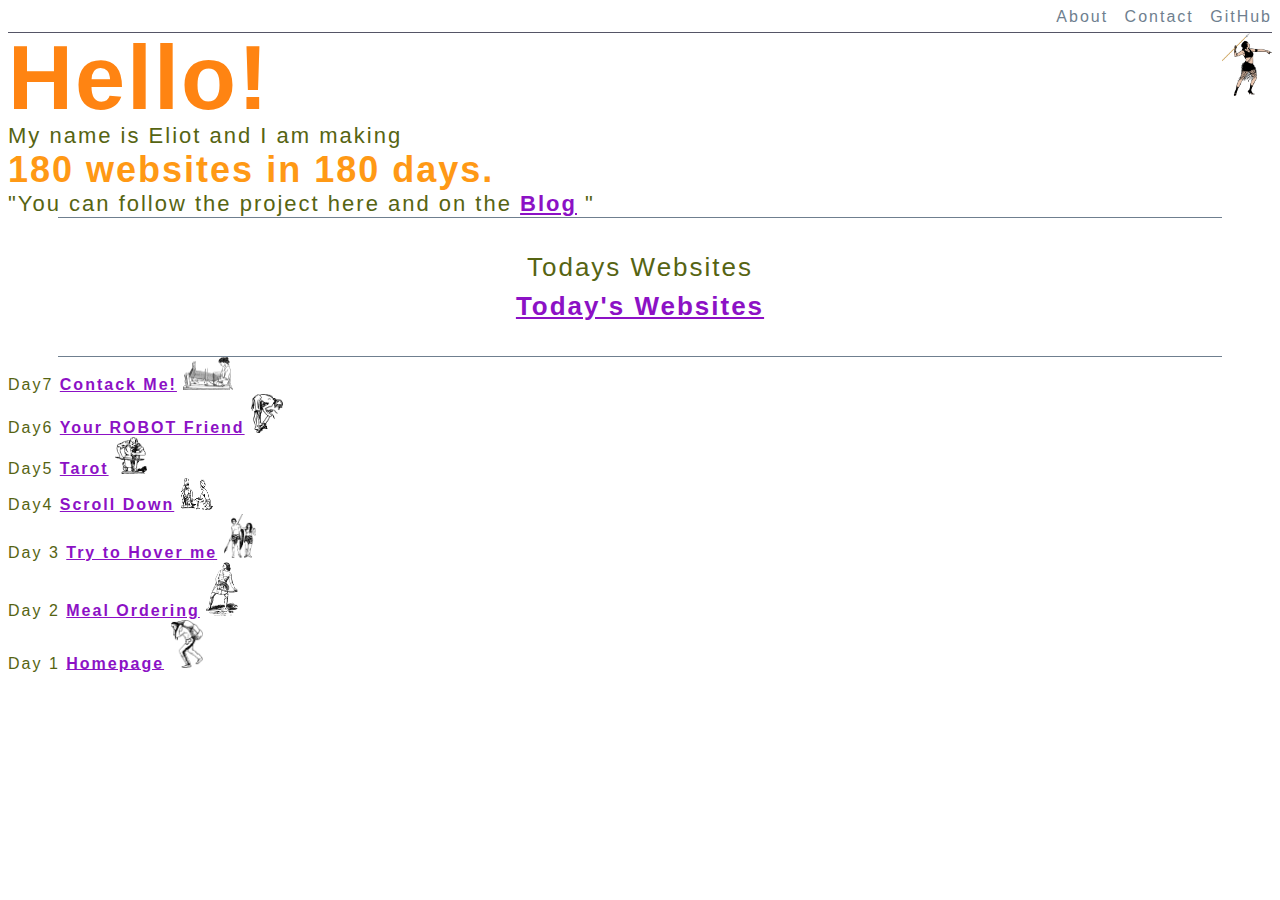
<file: index.html>
<!DOCTYPE html>
<html lang="en">

<head>
    <meta charset="UTF-8">
    <meta http-equiv="X-UA-Compatible" content="IE=edge">
    <meta name="viewport" content="width=device-width, initial-scale=1.0">
    <title>Eliot's 180Days Websites</title>
    <link rel="stylesheet" href="./style/index.css">
</head>

<body id="inedx">
    <header>
        <nav>
            <a href="about.html">About</a>
            <a href="a7868783@gmail.com">Contact</a>
            <a href="https://github.com/Eliot5566">GitHub</a>
        </nav>
    </header>

    <div id="top_contanier">
        <a href="a7868783@gmail.com">
            <img id="logo" src="./img/icon.png" alt="icon">
        </a>

        <h1>Hello!</h1>
    </div>

    <div id="info_container">
        <div>My name is Eliot and I am making</div>
        <div class="show">180 websites in 180 days.</div>
        <div>
            "You can follow the project here and on the
            <span><a href="">Blog</a></span>
            "
            <!-- not yet finish the blog -->
        </div>
    </div>

    <div id="today">
        <div>Todays Websites</div>
        <a href="">Today's Websites</a>
    </div>





    <div id="websites_list_container">


        <div>Day7
            <span><a href="./day7/index.html">Contack Me!</a></span>
            <img src="./img/day7.png" style="width:50px;" alt="Day7img">
        </div>

        <div>Day6
            <span><a href="./day6/index.html">Your ROBOT Friend</a></span>
            <img src="./img/day6.png" alt="Day6img">
        </div>

        <div>Day5
            <span><a href="./day5/index.html">Tarot</a></span>
            <img src="./img/day5.png" alt="DAY5img">
        </div>
        <div>Day4
            <span><a href="./day4/index.html"> Scroll Down</a></span>
            <img style="height: 2rem;" src="./img/day4.png" alt="Day4img">
        </div>
        <div>Day 3
            <span><a href="./day3/select.html">Try to Hover me</a></span>
            <img src="./img/day3.png" alt="Day3img">
        </div>

        <div>Day 2
            <span><a href="./day2/index.html">Meal Ordering</a></span>
            <img src="./img/day2.png" alt="Day2img">
        </div>

        <div>Day 1
            <span><a href="index.html">Homepage</a></span>
            <img src="./img/day1.png" alt="Day1img">
        </div>



    </div>
</body>

</html>
</file>
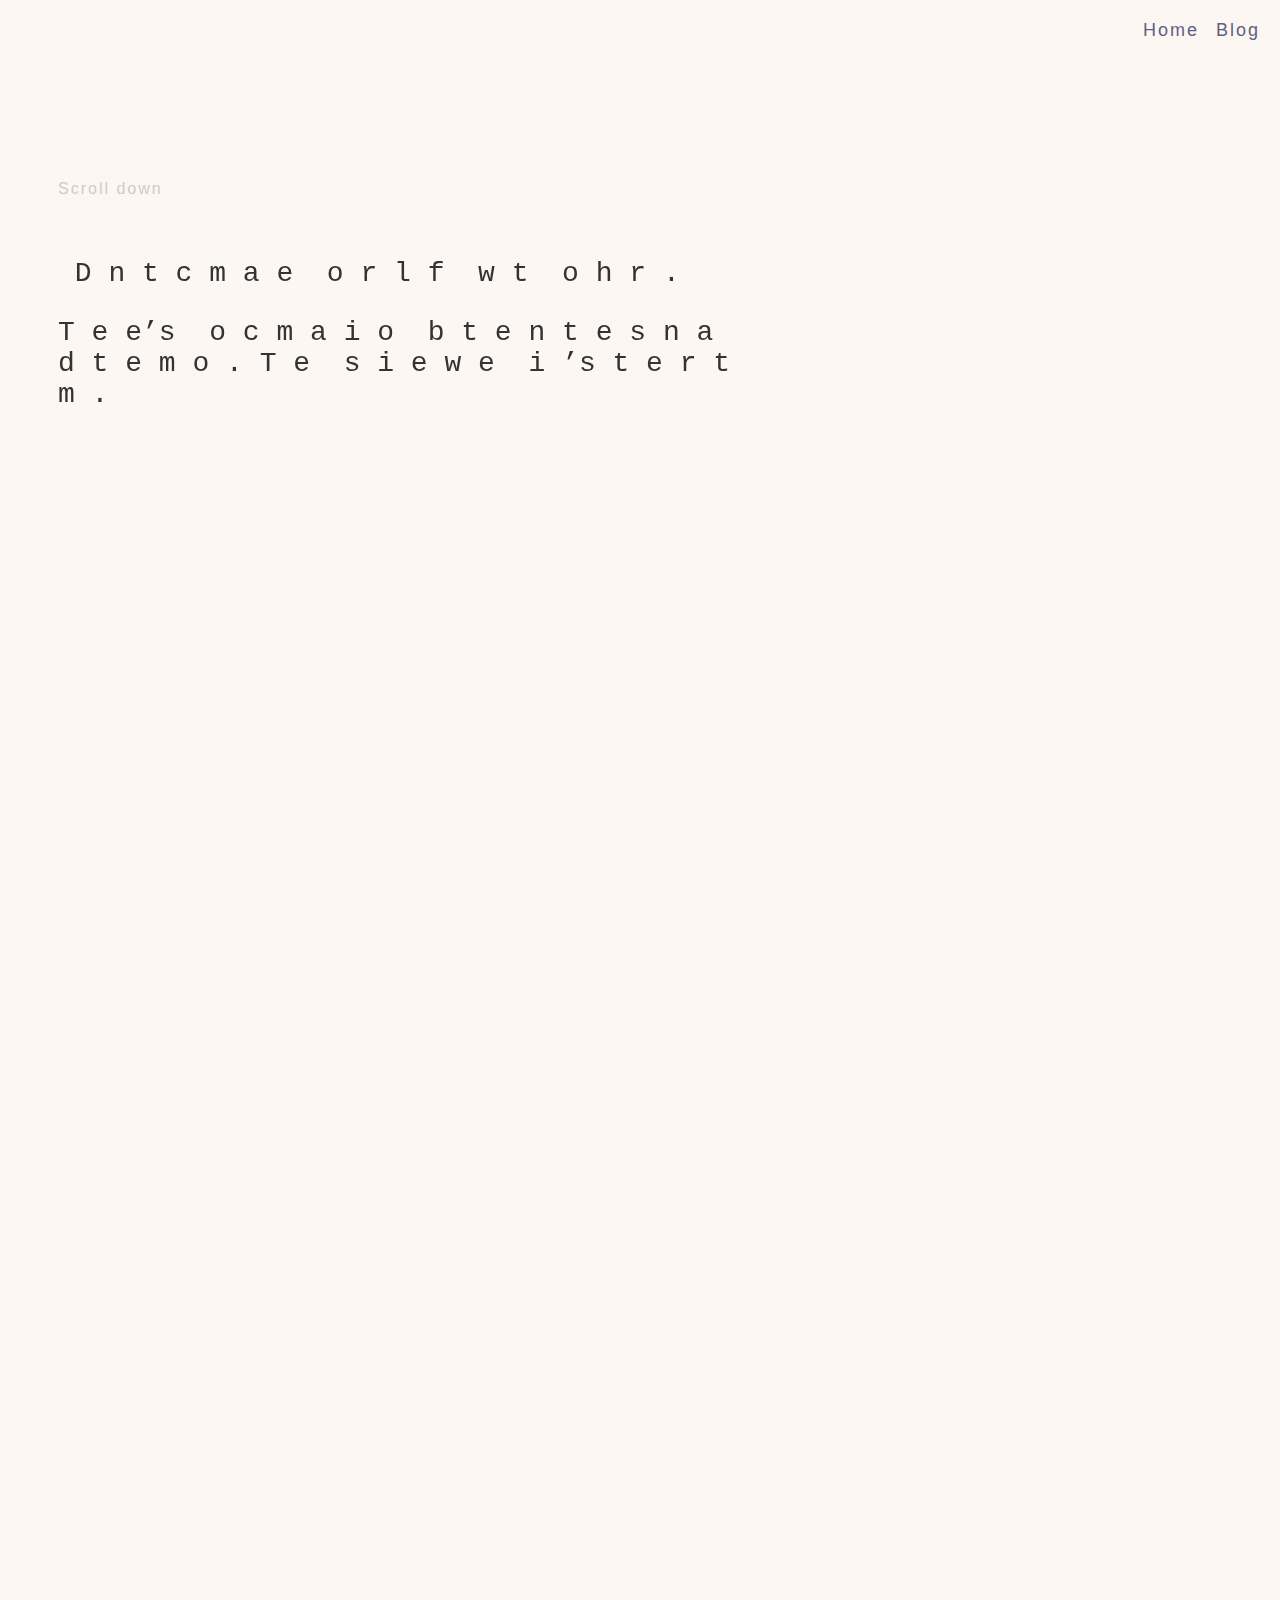
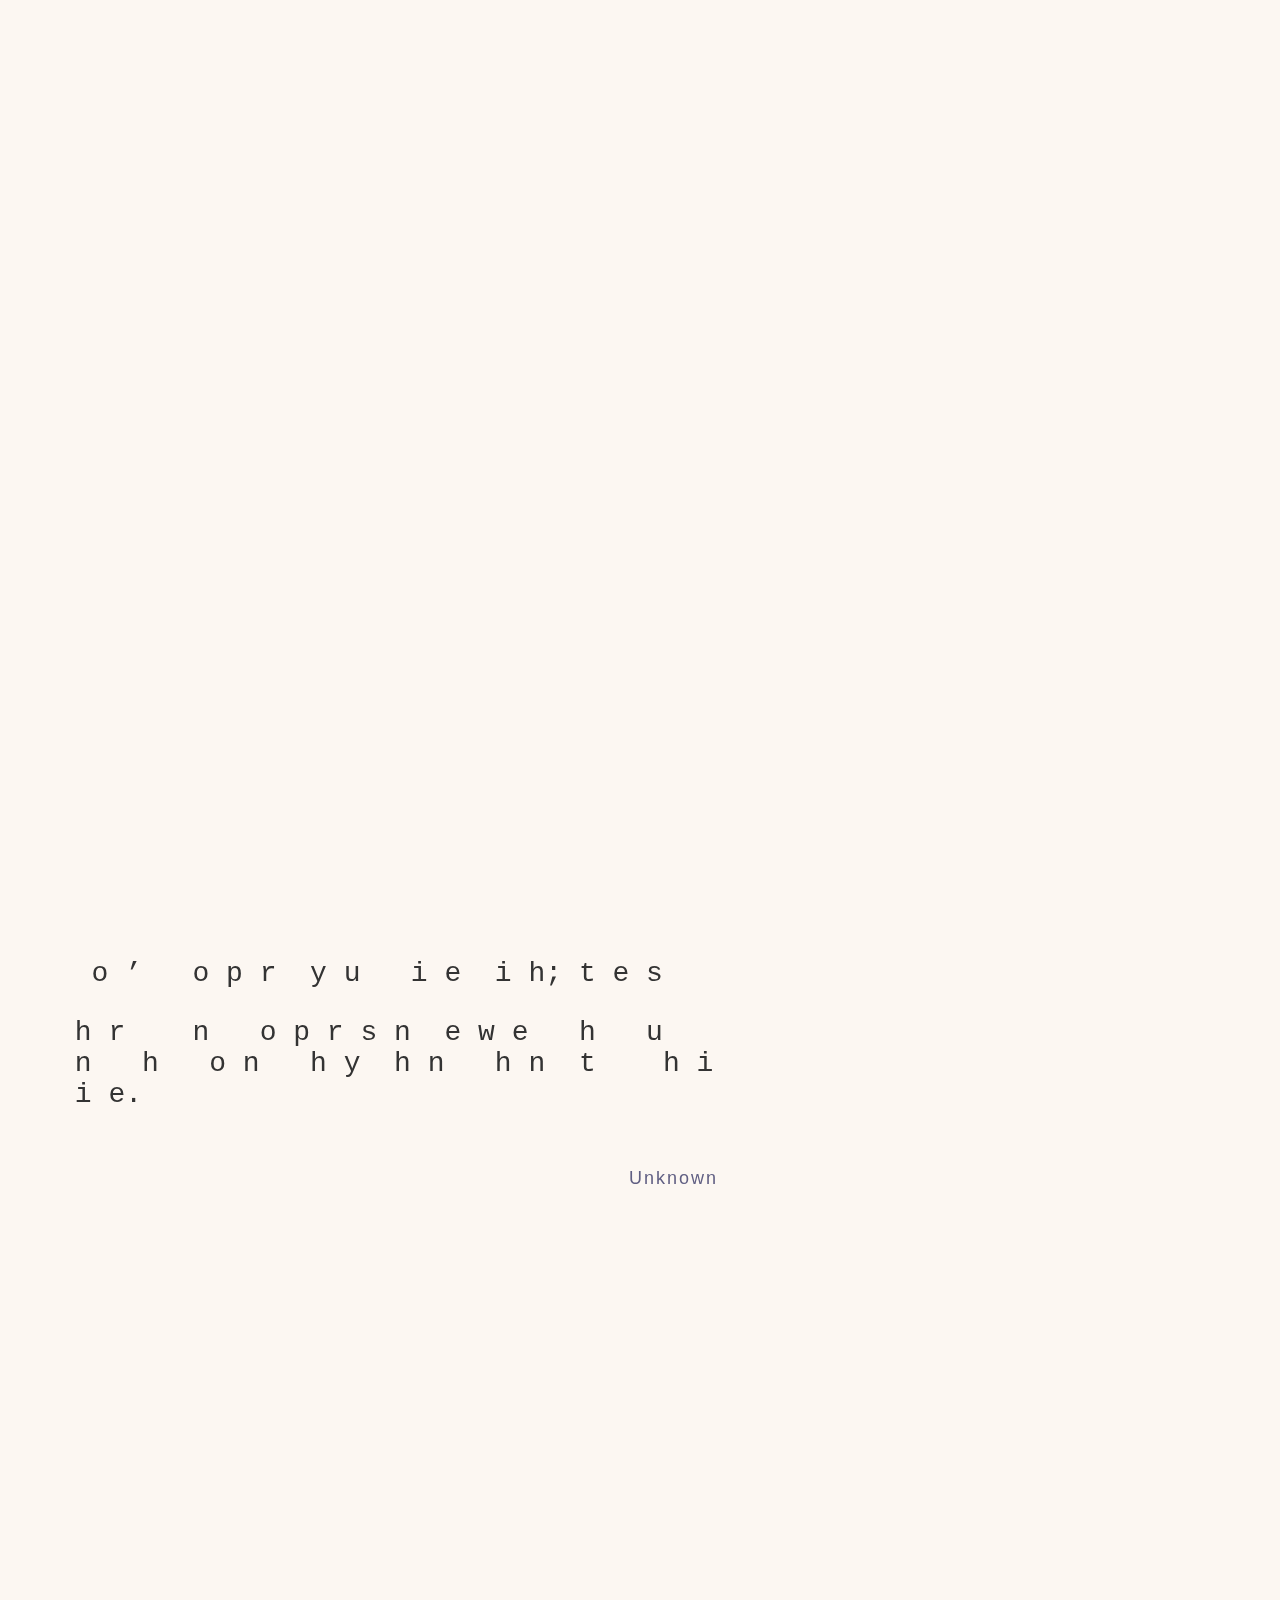
<file: day4/index.html>
<!DOCTYPE html>
<html lang="en">

<head>
    <meta charset="utf-8">
    <title>Secret Message</title>

    <link rel="stylesheet" href="style.css">



</head>

<body id='secret_message'>

    <div id="header">
        <a href="index.html" id="home">
            Home
        </a>
        <a href="" id="blog">
            Blog
        </a>
    </div>

    <div id="info">Scroll down</div>

    <div id="top_container">
        <div class="message" id="top">


            <p>&nbsp;D n t&nbsp;c m a e&nbsp; o r l f   &nbsp;w t   &nbsp;o h r . &nbsp;</p>
            <p>T e e’s &nbsp;o c m a i o&nbsp;  b t e n t e s n a d t&nbsp;e m o . T e&nbsp; s i e w e&nbsp; i ’s t e r t m . </p>


            
        </div>
    </div>
    <div id="bottom_container">
        <div class="message" id="bottom">
            
            <p>&nbsp;   o ’   &nbsp; o p r&nbsp; y u   &nbsp; i e&nbsp;&nbsp;i h;   t e s&nbsp; </p>
            <p> &nbsp;h r &nbsp;&nbsp; n&nbsp;&nbsp;  o p r s n &nbsp;e w e&nbsp;&nbsp; h&nbsp; &nbsp;u&nbsp; &nbsp;n&nbsp; &nbsp;h&nbsp; &nbsp;o&nbsp;n&nbsp; &nbsp;h&nbsp;y &nbsp;h&nbsp;n&nbsp; &nbsp;h&nbsp;n &nbsp;t&nbsp;&nbsp;  &nbsp;h i&nbsp; &nbsp;i e. </p>


        </div>

        <div id="attribute">
            <a href="">Unknown</a>
        </div>

        <div id="footer">
            <a href="index.html" id="home">
                Home
            </a>
            <a href="" id="blog">
                Blog
            </a>
        </div>
    </div>



</body>

</html>
</file>
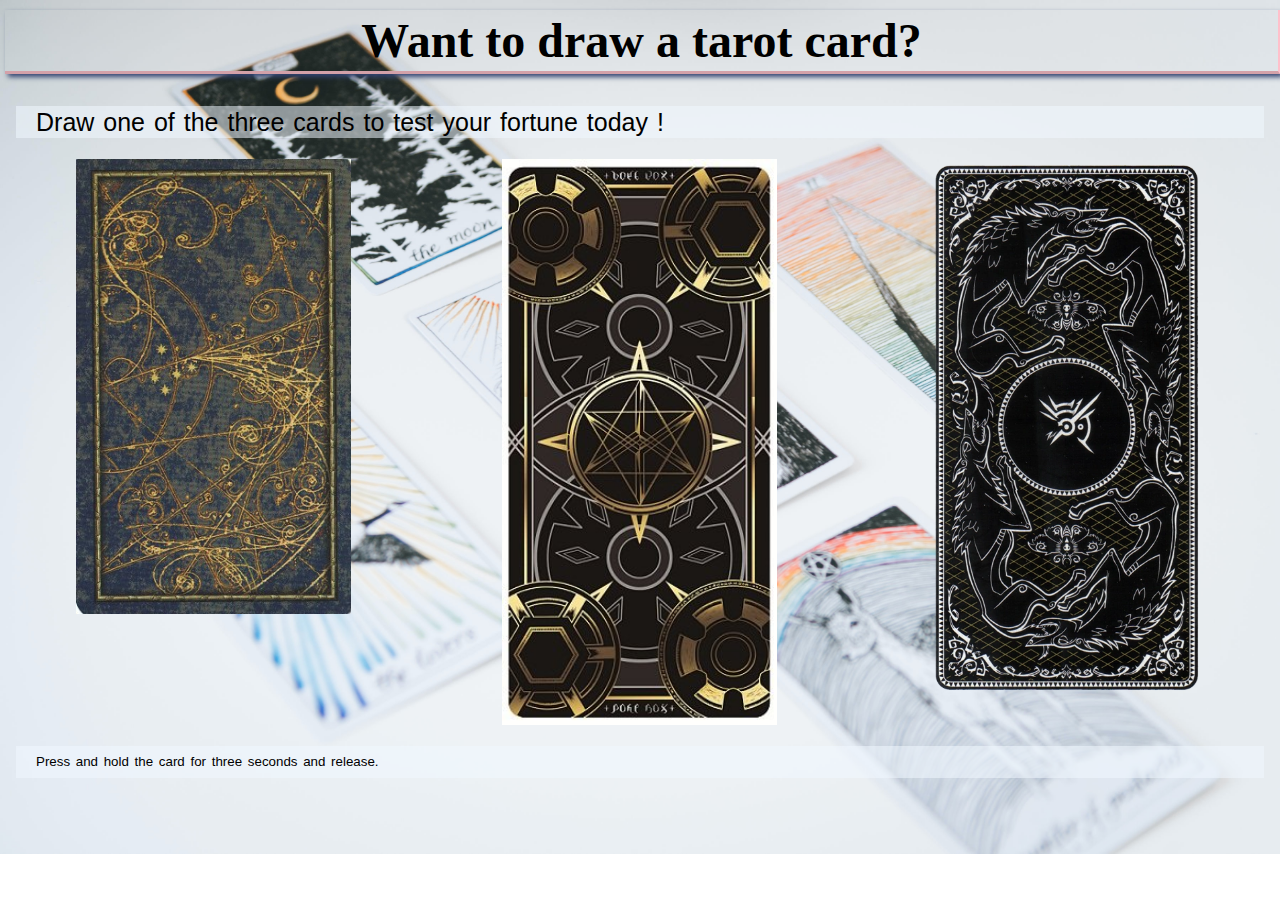
<file: day5/index.html>
<!DOCTYPE html>
<html lang="en">

<head>
    <meta charset="UTF-8">
    <meta http-equiv="X-UA-Compatible" content="IE=edge">
    <meta name="viewport" content="width=device-width, initial-scale=1.0">
    <title>Document</title>
    <link rel="stylesheet" href="style.css">
</head>

<body>
    <h1>Want to draw a tarot card?</h1>


    <p class="ps">Draw one of the three cards to test your fortune today !</p>
    <div class="select">
        <span><a href="card1.html"><img src="./img/slect1.jpg" alt="King"></a></span>
        <span><a href="card2.html"><img src="./img/select2.jpg" alt="Devil"></a></span>
        <span><a href="card3.html"><img src="./img/select3.png" alt="King"></a></span>

    </div>
    <span>
        <p class="note">Press and hold the card for three seconds and release. </p>
    </span>
</body>

</html>
</file>
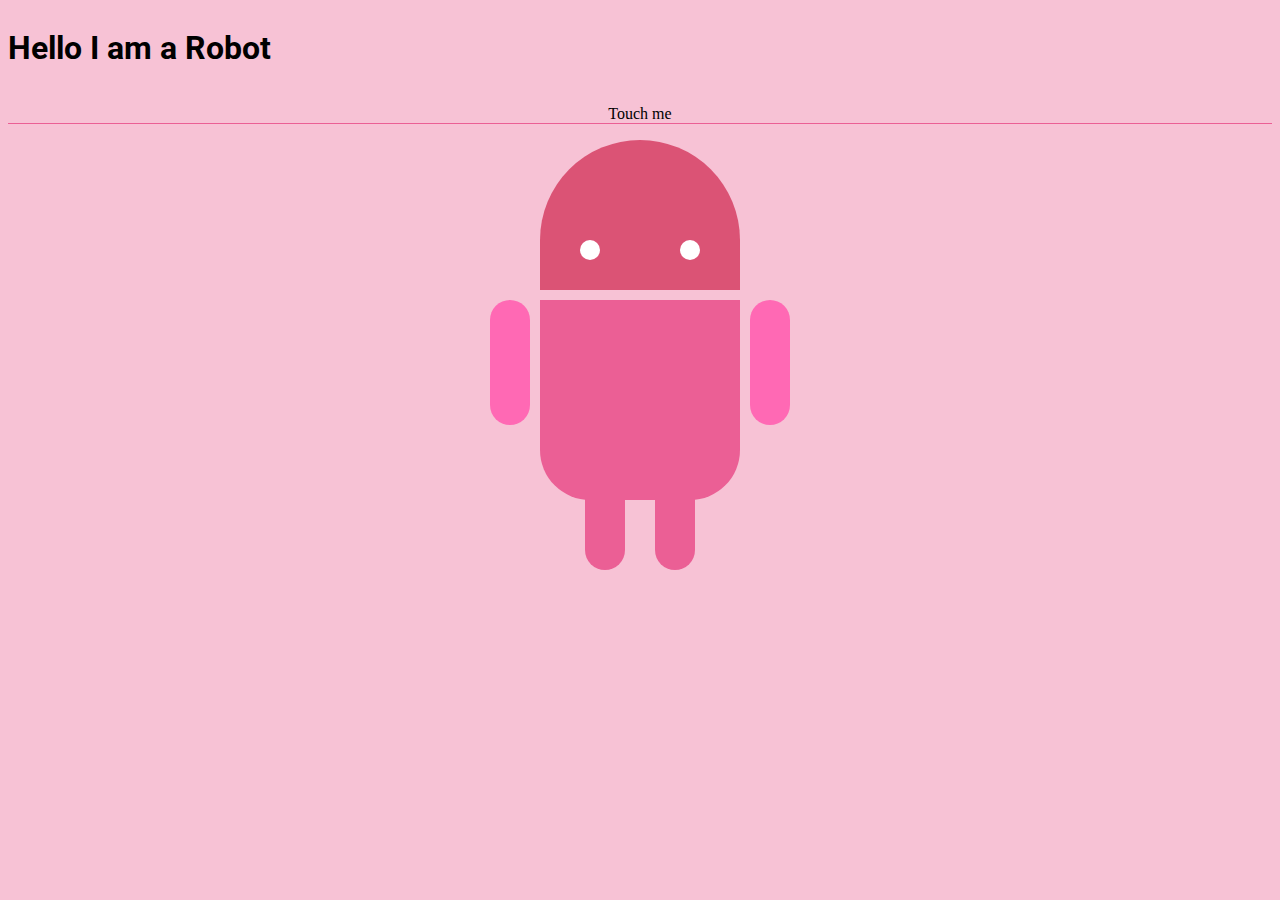
<file: day6/index.html>
<!DOCTYPE html>
<html>

<head>
	<title>RoboPage</title>
	<link rel="stylesheet" type="text/css" href="style.css">
	<link rel="stylesheet" href="https://cdnjs.cloudflare.com/ajax/libs/animate.css/4.1.1/animate.min.css" />

	<link href="https://fonts.googleapis.com/css?family=Roboto" rel="stylesheet">
</head>

<body>
	<h1 class="animate__animated animate__flip">Hello I am a Robot</h1>
	<p>Touch me</p>
	<div class="robots">
		<div class="android">
			<div class="head">
				<div class="eyes">
					<div class="left_eye"></div>
					<div class="right_eye"></div>
				</div>
			</div>
			<div class="upper_body">
				<div class="left_arm"></div>
				<div class="torso"></div>
				<div class="right_arm"></div>
			</div>
			<div class="lower_body">
				<div class="left_leg"></div>
				<div class="right_leg"></div>
			</div>
		</div>
	</div>
</body>

</html>
</file>
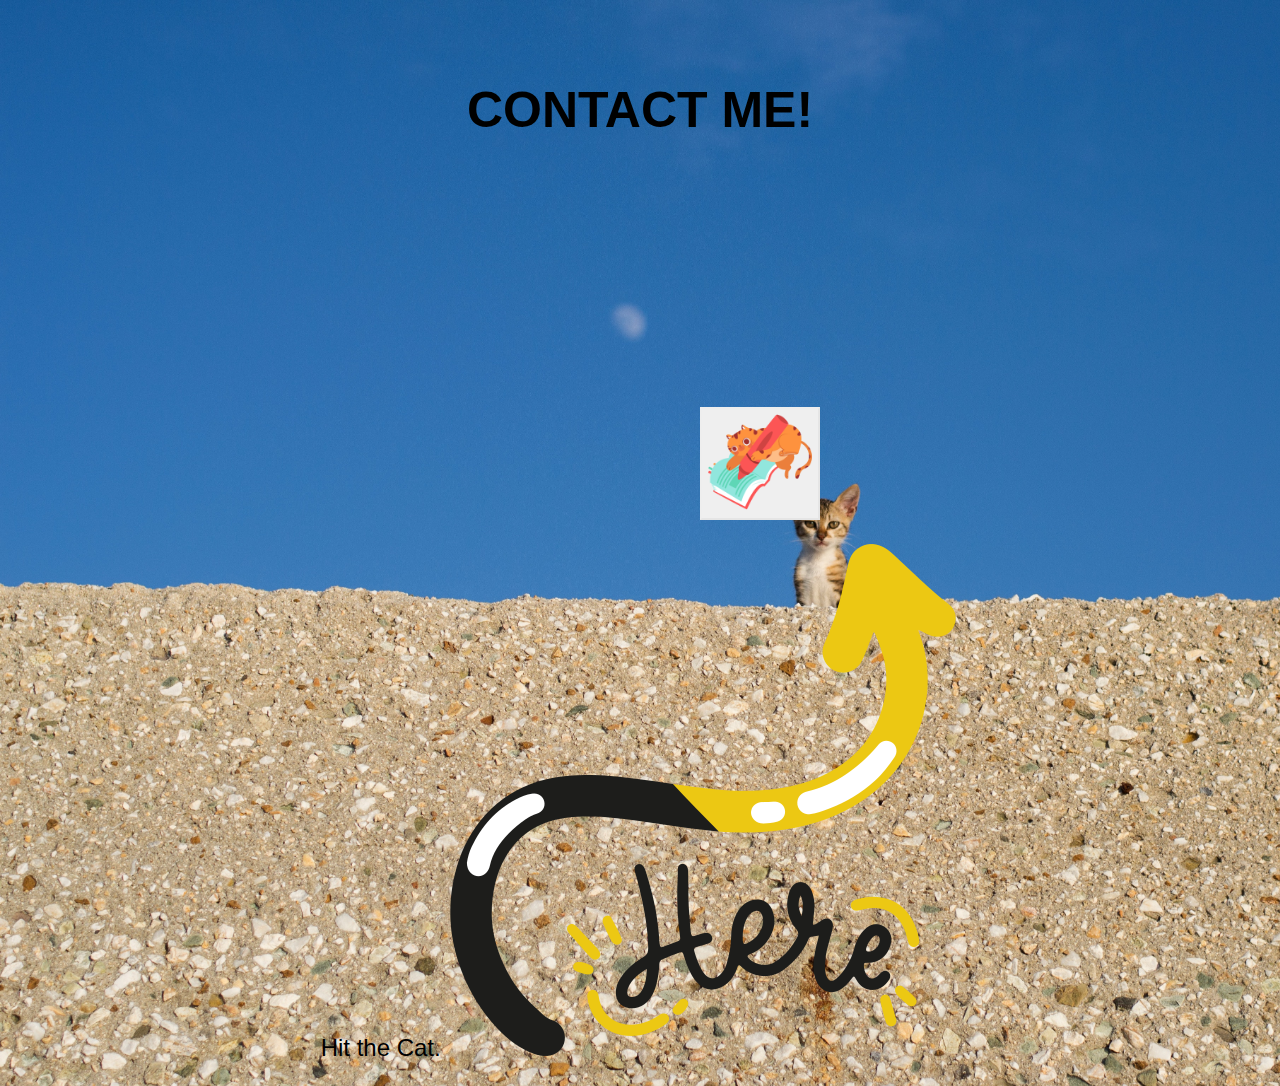
<file: day7/index.html>
<!DOCTYPE html>
<html lang="en">

<head>
    <meta charset="UTF-8">
    <meta http-equiv="X-UA-Compatible" content="IE=edge">
    <meta name="viewport" content="width=device-width, initial-scale=1.0">
    <link rel="preconnect" href="https://fonts.googleapis.com">
    <link rel="preconnect" href="https://fonts.gstatic.com" crossorigin>
    <link href="https://fonts.googleapis.com/css2?family=Kanit:ital,wght@1,300&display=swap" rel="stylesheet">

    <link href="https://cdn.jsdelivr.net/npm/bootstrap@5.3.0/dist/css/bootstrap.min.css" rel="stylesheet"
        integrity="sha384-9ndCyUaIbzAi2FUVXJi0CjmCapSmO7SnpJef0486qhLnuZ2cdeRhO02iuK6FUUVM" crossorigin="anonymous">
    <link rel="stylesheet" href="style.css">
    <title>Contact Me!</title>

</head>

<body>
    <h1>Contact Me!</h1>
    <div class="slideshow-container">
        <div class="slideshow-item">
            <!-- <img src="./28037.png" alt=""> -->
            <!-- <button class="btn btn-outline-success">Find out more</button> -->
        </div>
        <div class="slideshow-item">
            <!-- <img src="./2.png" alt=""> -->
            <!-- <button class="btn btn-outline-success">Find out more</button> -->
        </div>
        <div class="slideshow-item">
            <!-- <img src="./4.png" alt=""> -->
            <!-- <button class="btn btn-outline-success">Find out more</button> -->
        </div>
        <div class="slideshow-item">
            <!-- <img src="./3.png" alt=""> -->
            <div>
                <a href="https://us11.list-manage.com/contact-form?u=4f0ba692457833e3df6744974&form_id=00aa224f0fcbb25cf5efdaad6a4d704f

"><button class="btn btn-outline-success"> <img src="./highlight.png" alt=""></button></a>
            </div>

        </div>
    </div>
    <p>Hit the Cat. <img src="./here.png" alt=""></p>

</body>

</html>
</file>
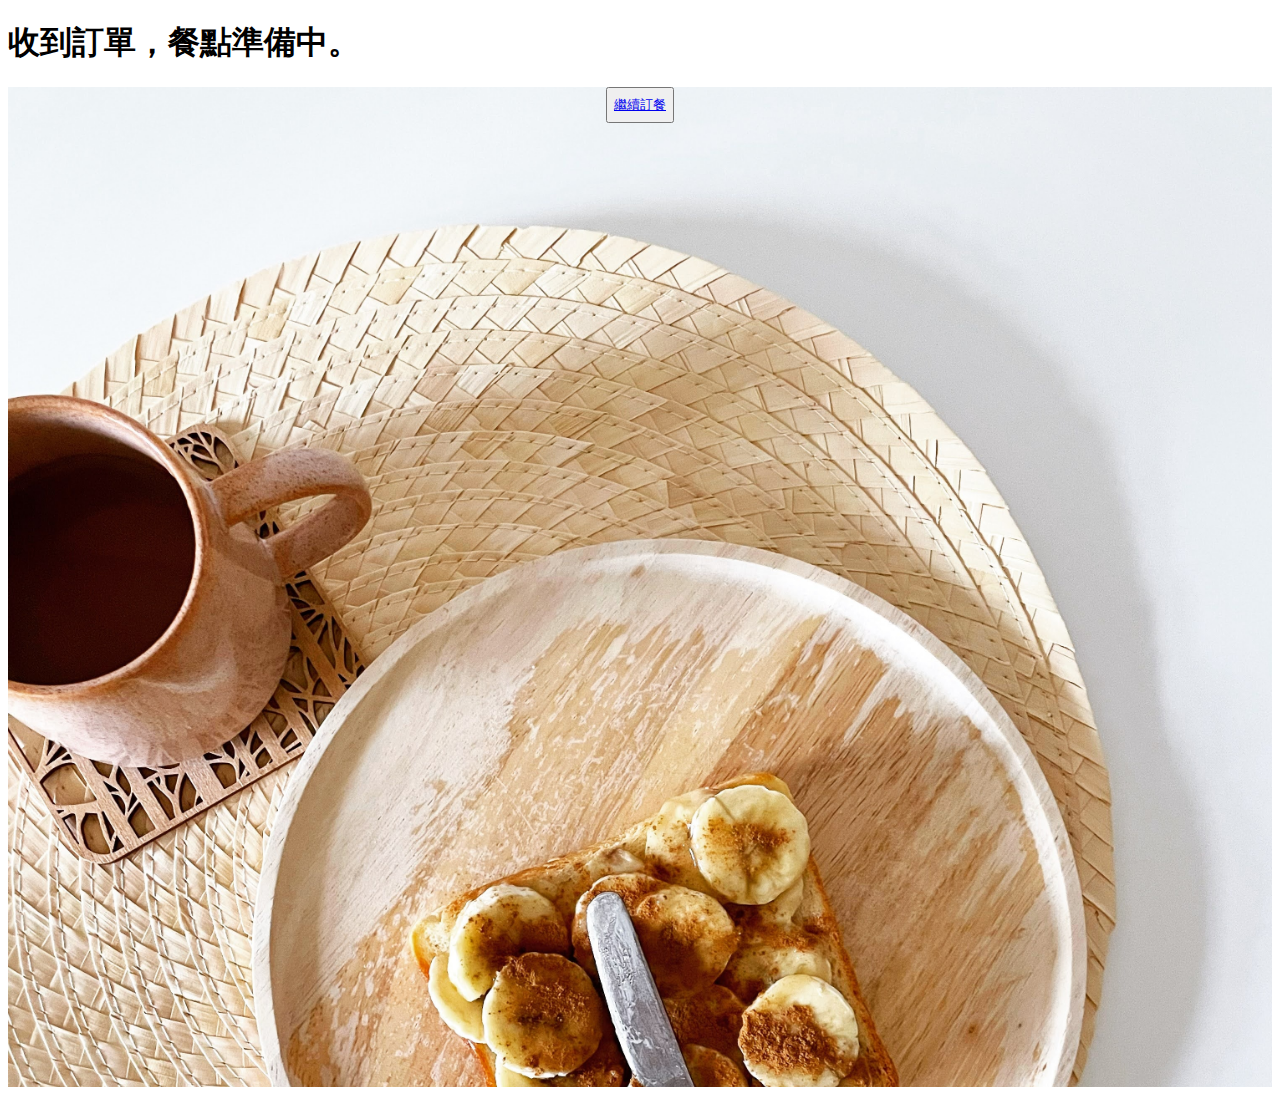
<file: day2/so.html>
<!DOCTYPE html>
<html lang="en">

<head>
    <meta charset="UTF-8">
    <meta name="viewport" content="width=device-width, initial-scale=1.0">
    <title>餐點準備中</title>
    <link rel="stylesheet" href="wait.css">
    <script>
        function calculateTotalPrice() {
            var selectedOptions = document.querySelectorAll('input[type="radio"]:checked');
            var selectedCheckboxes = document.querySelectorAll('input[type="checkbox"]:checked');
            var totalPrice = 0;

            for (var i = 0; i < selectedOptions.length; i++) {
                var price = parseFloat(selectedOptions[i].getAttribute('data-price'));
                totalPrice += price;
            }

            for (var i = 0; i < selectedCheckboxes.length; i++) {
                var price = parseFloat(selectedCheckboxes[i].getAttribute('data-price'));
                totalPrice += price;
            }

            var totalPriceElement = document.getElementById('totalPrice');
            totalPriceElement.textContent = '總價錢：$' + totalPrice.toFixed(2);
        }
    </script>
</head>

<body>

    <h1>收到訂單，餐點準備中。</h1>
    <div id="wait">
        <div id="todo">
            <button id="buttonn"><a href="index.html">繼續訂餐</a></button>
        </div>
    </div>

</body>

</html>
</file>
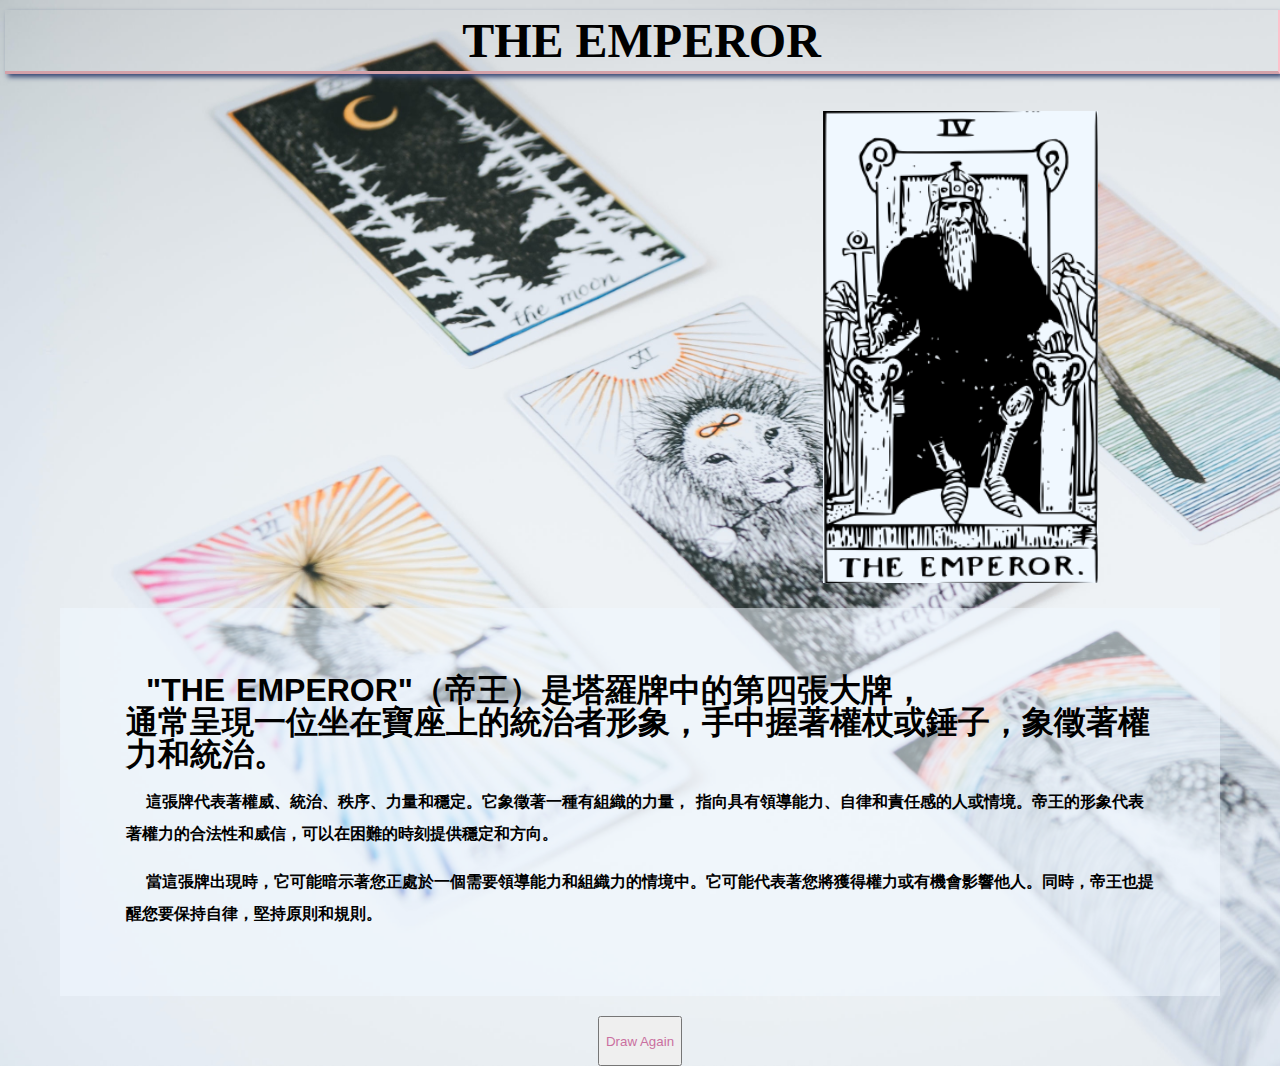
<file: day5/card1.html>
<!DOCTYPE html>
<html lang="en">

<head>
    <meta charset="UTF-8">
    <meta http-equiv="X-UA-Compatible" content="IE=edge">
    <meta name="viewport" content="width=device-width, initial-scale=1.0">
    <title>Document</title>
    <link rel="stylesheet" href="style.css">
</head>

<body>
    <h1>THE EMPEROR</h1>

    <div id="ca1"><img class="card1" src="./img/king.png" alt="King"></div>
    <blockquote>
        <div class="sop">
            <p class="p1">"THE EMPEROR"（帝王）是塔羅牌中的第四張大牌，<br> 通常呈現一位坐在寶座上的統治者形象，手中握著權杖或錘子，象徵著權力和統治。</p>

            <p class="p2">這張牌代表著權威、統治、秩序、力量和穩定。它象徵著一種有組織的力量， 指向具有領導能力、自律和責任感的人或情境。帝王的形象代表著權力的合法性和威信，可以在困難的時刻提供穩定和方向。</p>
            <p class="p3">當這張牌出現時，它可能暗示著您正處於一個需要領導能力和組織力的情境中。它可能代表著您將獲得權力或有機會影響他人。同時，帝王也提醒您要保持自律，堅持原則和規則。</p>
        </div>
    </blockquote>
    <div class="but">
        <button><a href="index.html"> Draw Again</a></button>
    </div>
</body>

</html>
</file>
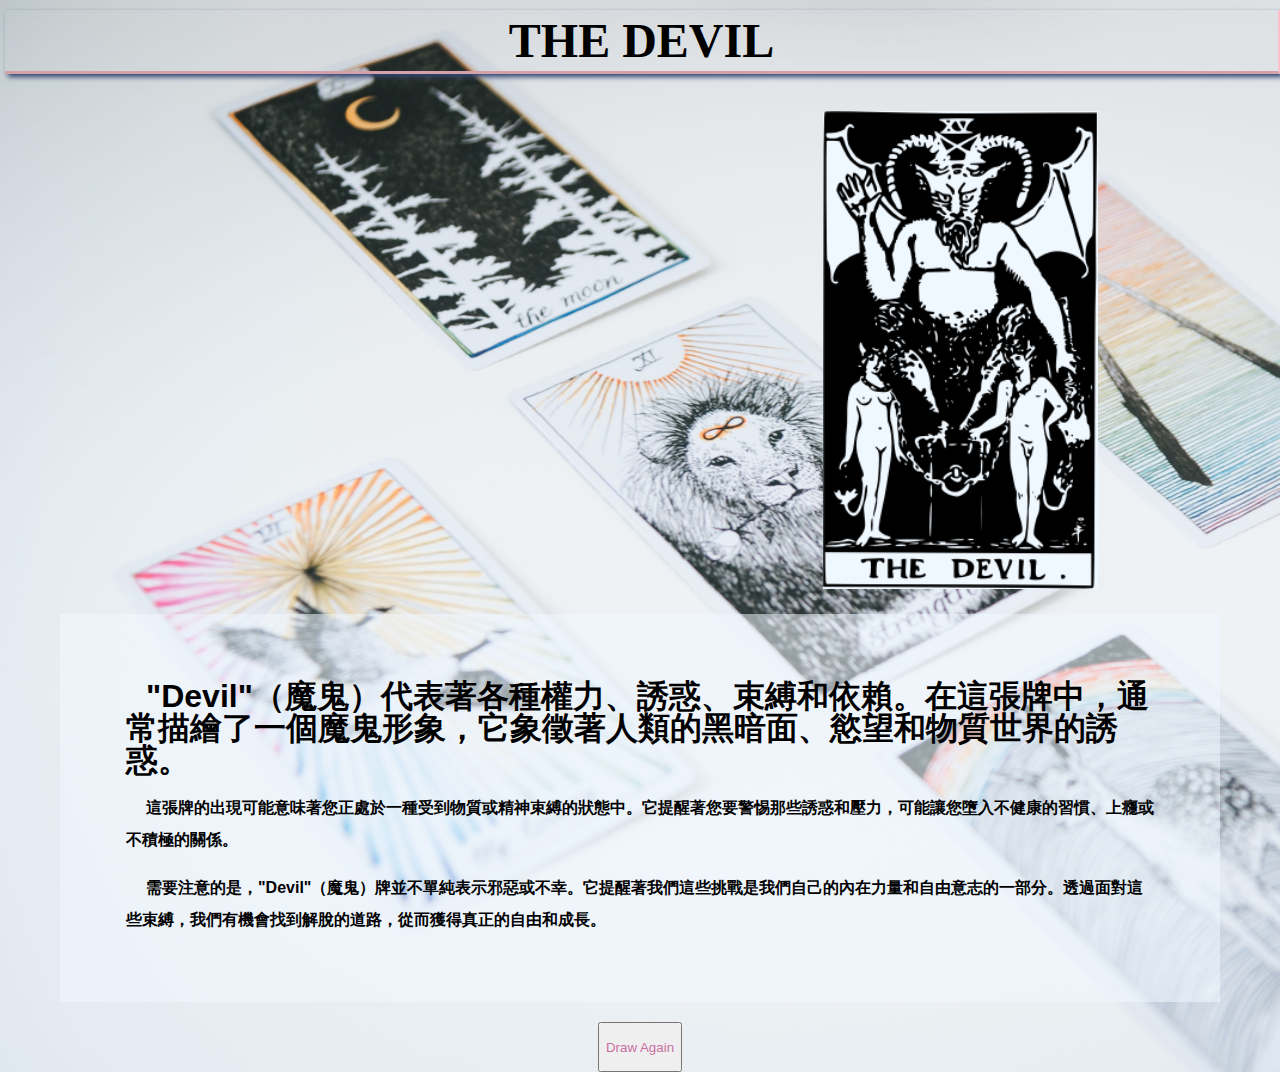
<file: day5/card2.html>
<!DOCTYPE html>
<html lang="en">

<head>
    <meta charset="UTF-8">
    <meta http-equiv="X-UA-Compatible" content="IE=edge">
    <meta name="viewport" content="width=device-width, initial-scale=1.0">
    <title>Devil!</title>
    <link rel="stylesheet" href="style.css">
</head>

<body>
    <h1>THE DEVIL</h1>

    <div id="ca1"><img class="card1" src="./img/devil.png" alt="Devil"></div>
    <blockquote>
        <div class="sop">
            <p class="p1">"Devil"（魔鬼）代表著各種權力、誘惑、束縛和依賴。在這張牌中，通常描繪了一個魔鬼形象，它象徵著人類的黑暗面、慾望和物質世界的誘惑。</p>

            <p class="p2">這張牌的出現可能意味著您正處於一種受到物質或精神束縛的狀態中。它提醒著您要警惕那些誘惑和壓力，可能讓您墮入不健康的習慣、上癮或不積極的關係。</p>
            <p class="p3">
                需要注意的是，"Devil"（魔鬼）牌並不單純表示邪惡或不幸。它提醒著我們這些挑戰是我們自己的內在力量和自由意志的一部分。透過面對這些束縛，我們有機會找到解脫的道路，從而獲得真正的自由和成長。</p>
        </div>
    </blockquote>
    <!-- <p class="p3">。

        在感情方面，這張牌可能指向一種穩定而有組織的關係，也可能代表一個有權威性的伴侶。在事業和財務方面，它表示著您有能力管理和掌控局勢，取得成功。

     
        然而，帝王也可能帶來某些負面影響，如過度控制、僵化和缺乏靈活性。因此，在解讀塔羅牌時，仍需要考慮其他相關牌的影響，並將其放在整體情境中加以評估。</p> -->
    <div class="but">
        <button><a href="index.html"> Draw Again</a></button>
    </div>
</body>

</html>
</file>
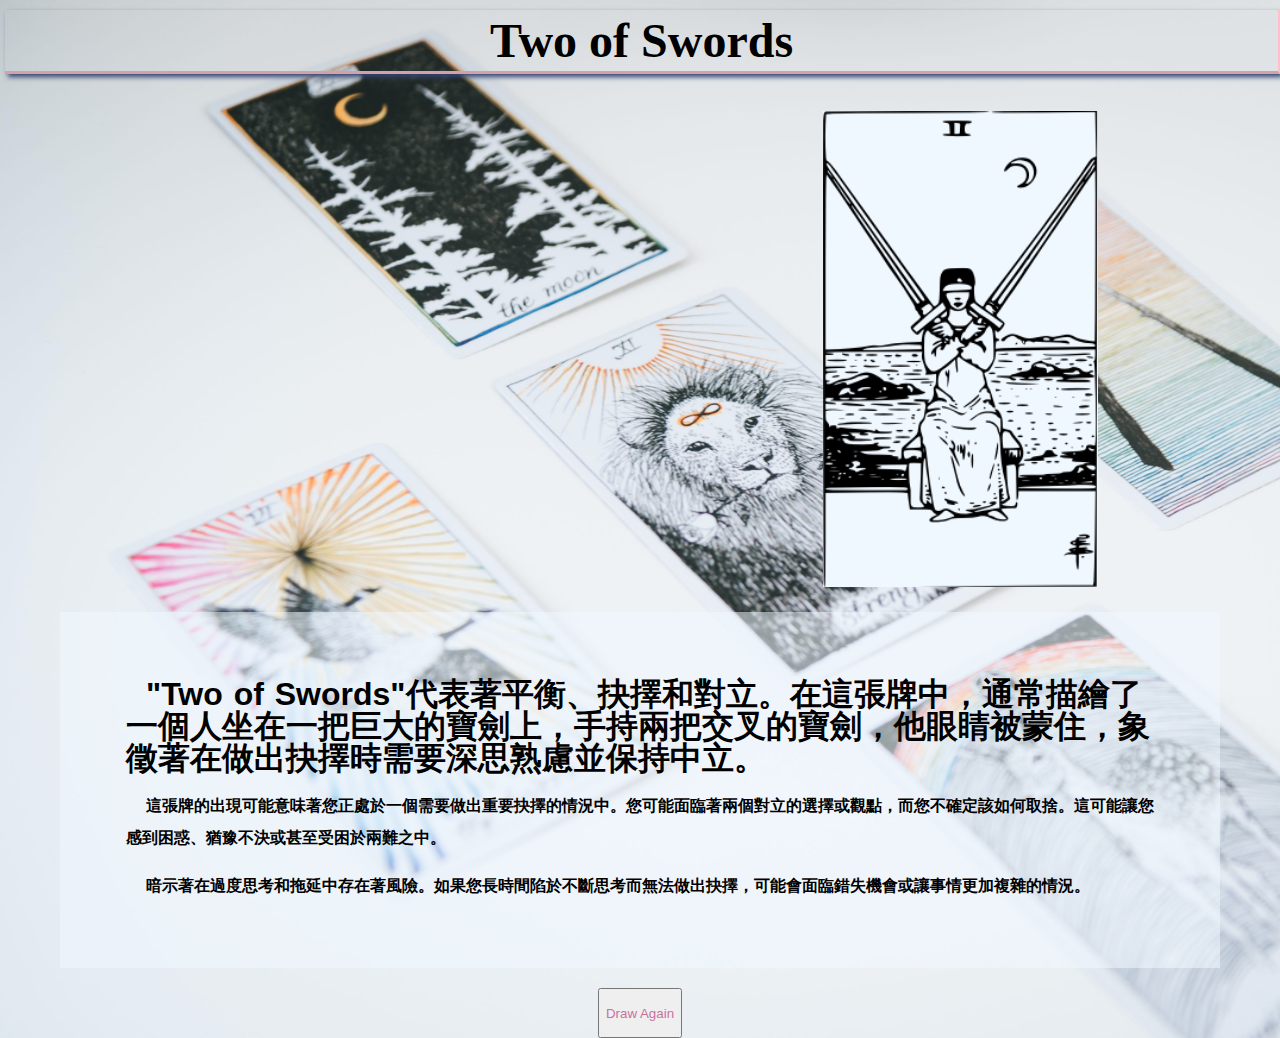
<file: day5/card3.html>
<!DOCTYPE html>
<html lang="en">

<head>
    <meta charset="UTF-8">
    <meta http-equiv="X-UA-Compatible" content="IE=edge">
    <meta name="viewport" content="width=device-width, initial-scale=1.0">
    <title>Document</title>
    <link rel="stylesheet" href="style.css">
</head>

<body>
    <h1>Two of Swords</h1>

    <div id="ca1"><img class="card1" src="./img/sword.png" alt="Two of Swords"></div>
    <blockquote>
        <div class="sop">
            <p class="p1">"Two of Swords"代表著平衡、抉擇和對立。在這張牌中，通常描繪了一個人坐在一把巨大的寶劍上，手持兩把交叉的寶劍，他眼睛被蒙住，象徵著在做出抉擇時需要深思熟慮並保持中立。</p>

            <p class="p2">這張牌的出現可能意味著您正處於一個需要做出重要抉擇的情況中。您可能面臨著兩個對立的選擇或觀點，而您不確定該如何取捨。這可能讓您感到困惑、猶豫不決或甚至受困於兩難之中。</p>
            <p class="p3">暗示著在過度思考和拖延中存在著風險。如果您長時間陷於不斷思考而無法做出抉擇，可能會面臨錯失機會或讓事情更加複雜的情況。</p>
        </div>
    </blockquote>
    <!-- <p class="p3">。

        在感情方面，這張牌可能指向一種穩定而有組織的關係，也可能代表一個有權威性的伴侶。在事業和財務方面，它表示著您有能力管理和掌控局勢，取得成功。

        然而，帝王也可能帶來某些負面影響，如過度控制、僵化和缺乏靈活性。因此，在解讀塔羅牌時，仍需要考慮其他相關牌的影響，並將其放在整體情境中加以評估。</p> -->
    <div class="but">
        <button><a href="index.html"> Draw Again</a></button>
    </div>
</body>

</html>
</file>
<file: style/index.css>
body {
    font-family: Arial, Helvetica, sans-serif;
    color: #566412;
    letter-spacing: 2px;
}

a {
    color: #8c11c5;
    font-weight: bold;
}

/* a.visiree{ */
/* color:#45156a; */
/* } */

/* later */

h1 {
    font-size: 90px;
    color: #ff8412;
    margin: 0;
    line-height: 1;
    padding: 0;
}

#top_container {
    margin: 20px 0 50px 50px;
}

#logo {
    float: right;
    margin: auto;
    width: 50px;

}
img{
    
    margin: 0;
    width: 2rem;
}
/* change later
#logo {
	float: right;
	margin: 12px 50px; 
 */

#info_container {
    font-size: 22px;
}

.show {
    color: #ff9915;
    font-weight: bold;
    font-size: 36px;
}

#today {
    border-top: 1px solid #6f7f8f;
    border-bottom: 1px solid #6f7f8f;
    padding: 30px 0 30px 0;
    margin: 0 50px;
    text-align: center;
    font-size: 26px;
    line-height: 1.5;

}

#website_list_container {
    margin: 30px 0 20px 40px;
}


header {
    text-align: right;
    padding-bottom: 6px;
    border-bottom: 1px solid #556;
}

nav a {
    margin-left: 10px;
    font-weight: normal;
    color: #6f7f8f;
    text-decoration: none;
}
</file>
<file: day4/style.css>
body {
	background-color: #fcf7f2;
	font-family: "Century Gothic", CenturyGothic, AppleGothic, sans-serif;
}

#header {
	position: absolute;
	right: 20px;
	top: 20px;
	width: 100%;
	text-align: right;
}

#home{
	margin-right: 10px;
}

#footer {
	position: absolute;
	right: 20px;
	bottom: 20px;
	width: 100%;
	text-align: right;
}

#home{
	margin-right: 10px;
}

#info {
	letter-spacing: 2px;
	color: #ccc;
	margin: 180px 0 0 50px;
}

#top_container {
	position: fixed;
	top: 200px;
}

.message {
	padding: 30px 30px 30px 50px;
	font-family: Monaco, Consolas, "Lucida Console", monospace;
	font-size: 28px;
	color: #333;
	width: 680px;
}

#bottom_container {
	position: absolute;
	top: 2500px;
	height: 2000px;
	width: 100%
}


#attribute {
	text-align: right;
	width: 680px;
	padding: 0 30px;
}

a {
	text-decoration: none;
	font-size: 18px;
	letter-spacing: 2px;
	color: #605f83;
}

a:hover {
	color: #5f8360;
}
</file>
<file: day5/style.css>
body {
    margin: 0px;
    background-image: url(./img/bg.jpg);
    background-size: cover;
    background-repeat: no-repeat;

}

p {
    font-family: 'Lucida Sans', 'Lucida Sans Regular', 'Lucida Grande', 'Lucida Sans Unicode', Geneva, Verdana, sans-serif;
    font-size: 25px;
    color: black;

    text-decoration: solid 2px black;
    line-height: 2rem;
    text-indent: 3cm;
    text-indent: 20px;
    margin: 1rem;
}


h1 {
    display: flex;
    flex-wrap: wrap;
    justify-content: center;
    font-family: fantasy, Georgia, 'Times New Roman', Times, serif;
    font-size: 3em;
    border-bottom: 3px solid rgb(211, 161, 169);
    border-right: 2px solid pink;
    width: auto;

    text-align: center;
    box-shadow: 3px 3px 5px #334471;
    margin-top: 10px;
    margin-left: 5px;
    padding: 3px;
}

.select {
    display: flex;
    justify-content: space-around;
}

img {
    margin: 5px;
    width: 275px;
    display: flex;
    transition: all 3s;

}

img:hover {
    transform: scale(1.3);
}

img:active {
    transform: rotate(-900deg);
    transition: 1s;
}

#ca1 {
    width: 120rem;

    display: flex;
    justify-content: center;
}

.card1 {
    background-color: #f0f8ff;
    display: flex;



}


p {
    /* line-height: 3px; */
    text-align: left;
    word-spacing: 2px;

}

.p1 {
    font-size: 2rem;
    font-weight: bold;

}

.p2 {
    font-size: 1rem;
    color: black;
    font-weight: bold;
}

.p3 {
    font-size: 1rem;
    font-weight: bold;
}

.sop {
    padding: 50px;
    margin: 20px;
    background-color: #f0f8ff8a;
}

.ps {

    background-color: #f0f8ff8a;
}
.note{
    font-size: smaller;
    background-color: #f0f8ff8a;

}

.but {
    display: flex;
    justify-content: center;
    height: 50px;
}
a{
    text-decoration: none;
}
a:link{
    color: rgb(202, 112, 160);
}
a:checked{
    color:rgb(34, 6, 61)
}
/* .but button {
    display: flex;
    justify-content: center;
} */
</file>
<file: day6/style.css>
body{
	background-color: hwb(338 76% 3%);
}

h1 {
	text-align: center;
	font-family: 'Roboto', sans-serif;
}

.robots {
	flex-wrap: wrap;
	display: flex;
	justify-content: center;
}

.head{
	background-color: rgb(219, 83, 117);
}

.right_arm,
.left_arm
{background-color: hotpink;}



.torso,
.left_leg,
.right_leg {
	background-color: #eb5f95;
}

.head {
	width: 200px;
	margin: 0 auto;
	height: 150px;
	border-radius: 200px 200px 0 0;
	margin-bottom: 10px;
}

.eyes {
	display: flex;
}

.head:hover {
	width: 350px;
	transition: 1s ease-in-out;
}

.upper_body {
	width: 300px;
	height: 150px;
	display: flex;
}

.left_arm,
.right_arm {
	width: 40px;
	height: 125px;
	border-radius: 100px;
}

.left_arm {
	margin-right: 10px;
}

.right_arm {
	margin-left: 10px;
}

.right_arm:hover {

	-webkit-transform: rotate(-20deg);
	-moz-transform: rotate(-20deg);
	-o-transform: rotate(-20deg);
	-ms-transform: rotate(-20deg);
	transform: rotate(-20deg);

}

.left_arm:hover {

	-webkit-transform: rotate(20deg);
	-moz-transform: rotate(20deg);
	-o-transform: rotate(20deg);
	-ms-transform: rotate(20deg);
	transform: rotate(20deg);

}

.torso {
	width: 200px;
	height: 200px;
	border-radius: 0 0 50px 50px;
}

.lower_body {
	width: 200px;
	height: 200px;
	/* This is another useful property. Hmm what do you think it does?*/
	margin: 0 auto;
	display: flex;
}

.upper_body:hover {
	width: 200px;
	transition: 1s ease-in-out;
}

.left_leg,
.right_leg {
	width: 40px;
	height: 120px;
	border-radius: 0 0 100px 100px;
}

.left_leg {
	margin-left: 45px;
}



.left_leg:hover {
	-webkit-transform: rotate(20deg);
	-moz-transform: rotate(20deg);
	-o-transform: rotate(20deg);
	-ms-transform: rotate(20deg);
	transform: rotate(20deg);
}

.right_leg {
	margin-left: 30px;
}

.left_eye,
.right_eye {
	width: 20px;
	height: 20px;
	border-radius: 15px;
	background-color: white;
}

.left_eye {
	/* These properties are new and you haven't encountered
	in this course. Check out CSS Tricks to see what it does! */
	position: relative;
	top: 100px;
	left: 40px;
}

.right_eye {
	position: relative;
	top: 100px;
	left: 120px;
}

p{
	text-align: center;
	border-bottom : 1px solid #eb5f95;
}

@keyframes bou{
    0%{
        transform: scale(0.1);
        opacity: 0;
    }
    60%{
        transform: scale(1.3);
        opacity: 1;
    }
    100%{
        transform: scale(1);
    }
}

div{
    
    animation-duration: 2s;
    animation-name: bou;
    color: rgb(8, 16, 92);
    font-size: large;
}

h1{
    display: inline-block;
    /* margin: 0 0.5rem; */
    animation-duration: 5s;
    animation-name: flip;
}
</file>
<file: day7/style.css>
h1 {
    font-family: 'Kanit', sans-serif;
    text-transform: uppercase;
    text-shadow:3px rgb(189, 189, 214);
}

body {
    /* background-image: url(./28037.png); */
    
    background-image: url(./cat.jpg);
    background-size:cover;
    background-repeat: no-repeat;


}

/* hr {
    margin: 20px auto;
    color: #F05F44;
    border: 3px solid #F05F44;
    max-width: 65px;
    opacity: 1;
} */


.btn-outline-success {
    /* background-color: #dedddf5d; */
    border-color: #eceaec1c;
    width: 120px;
    color: rgb(168, 6, 6);
    font-size: smaller;
}


.btn-outline-success:hover {
    background-color: rgb(119, 18, 60);
    border-width: 4px;
    border-color: rgb(119, 18, 60);
}

@keyframes slideshow {
    0% {
        background-image: url(./28037.png);
        background-image: url(./2.png);
    }

    25% {
        background-image: url(./2.png);
    }

    50% {
        background-image: url(./4.png);
    }

    75% {
        background-image: url(./3.png);
    }

    /* 100% {
        background-image: url(./28037.png);   */
    
}

/* 应用动画效果 */
.slideshow-container {
    width: 500px;
    height: 300px;
    animation: slideshow 0.25s infinite reverse;
    background-size: contain;
    background-repeat: no-repeat;
    background-position: center;
}
.slideshow-container {
    position: relative;
    width: 500px;
    height: 300px;
    margin: 0 auto;
}

.slideshow-container img {
    width: 100%;
    height: 100%;
    object-fit: cover;
}

.btn-outline-success {
    position: absolute;
    bottom: 0;
    right: 70px;
    /* z-index: -999; */
}
button{
    z-index: 1;
}
/* abosolute 會往父層尋找 起始點 position:static會被忽略 繼續找下一個 
比如position:relative ,如果途中都是static 會直接到body 以視窗位置作為起始點*/


h1,p{
    text-align: center;
    
    font-family: 'Franklin Gothic Medium', 'Arial Narrow', Arial, sans-serif;
}

h1{
    margin: 9vh 0;
}
h1{
    font-size: 50px;
}

p{
    font-size: 24px;
}
</file>
<file: day2/wait.css>
#wait {
    height: 1000px;
    background-image: url(./wait.jpg);
    background-size: cover;
    background-repeat: no-repeat;
    background-clip: border-box;
}

#todo {
    display: flex;
    justify-content: center;
    height: 4vh;

}

.buttonn {

    background-color: rgb(210, 218, 143);
    font-size: 18px;
    font-style: initial;
    border: 1px solid;
    border-radius: 10px;
    padding: 5px;

}
</file>
